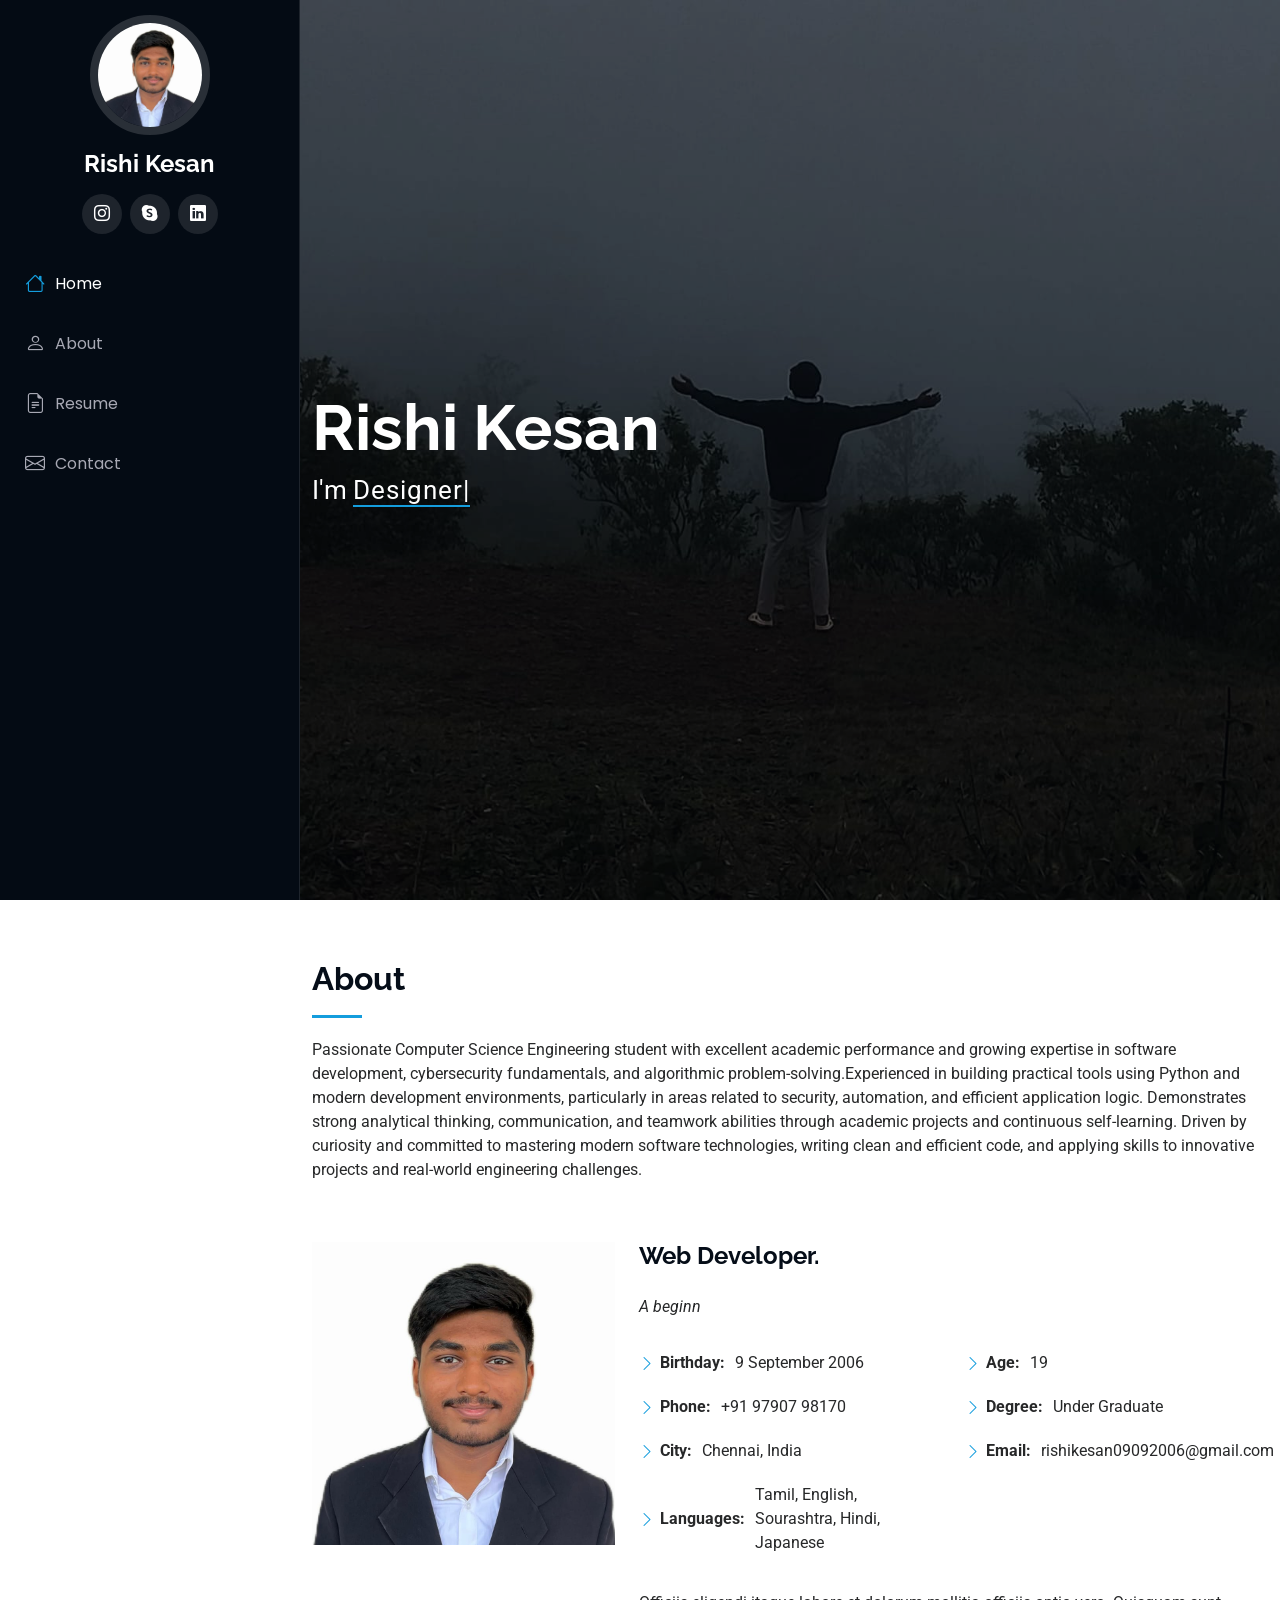
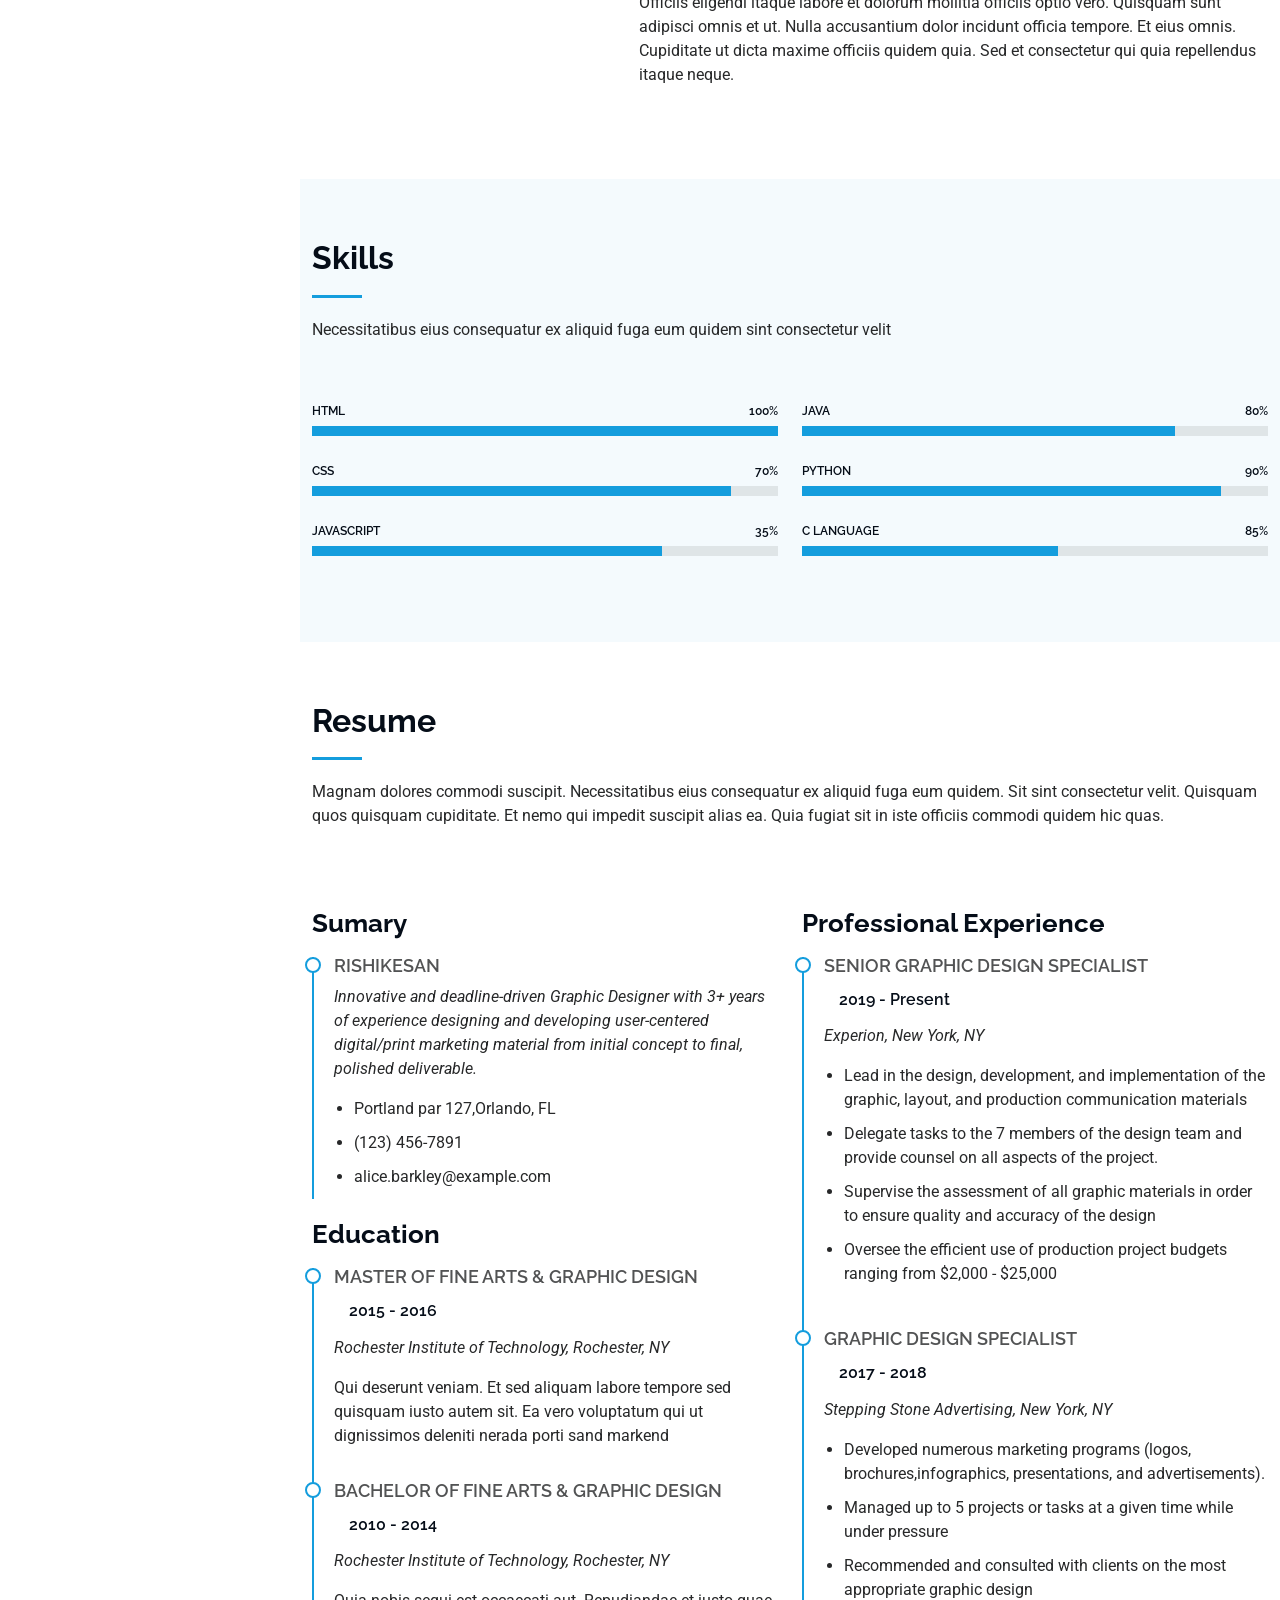
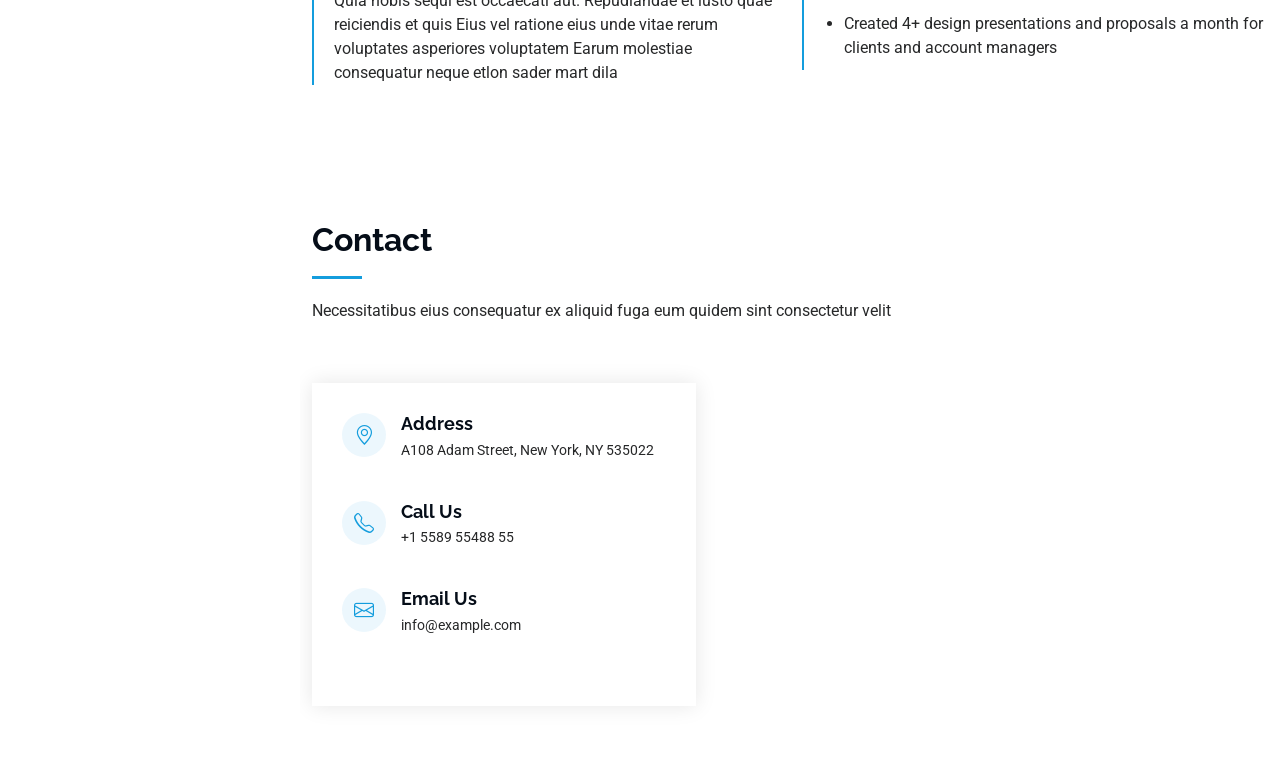
<file: index.html>
<!DOCTYPE html>
<html lang="en">

<head>
  <meta charset="utf-8">
  <meta content="width=device-width, initial-scale=1.0" name="viewport">
  <title>PORTFOLIO</title>
  <meta content="" name="description">
  <meta content="" name="keywords">

  <!-- Favicons -->
  <link href="assets/img/favicon.png" rel="icon">
  <link href="assets/img/apple-touch-icon.png" rel="apple-touch-icon">

  <!-- Fonts -->
  <link href="https://fonts.googleapis.com" rel="preconnect">
  <link href="https://fonts.gstatic.com" rel="preconnect" crossorigin>
  <link href="https://fonts.googleapis.com/css2?family=Roboto:ital,wght@0,100;0,300;0,400;0,500;0,700;0,900;1,100;1,300;1,400;1,500;1,700;1,900&family=Poppins:ital,wght@0,100;0,200;0,300;0,400;0,500;0,600;0,700;0,800;0,900;1,100;1,200;1,300;1,400;1,500;1,600;1,700;1,800;1,900&family=Raleway:ital,wght@0,100;0,200;0,300;0,400;0,500;0,600;0,700;0,800;0,900;1,100;1,200;1,300;1,400;1,500;1,600;1,700;1,800;1,900&display=swap" rel="stylesheet">

  <!-- Vendor CSS Files -->
  <link href="assets/vendor/bootstrap/css/bootstrap.min.css" rel="stylesheet">
  <link href="assets/vendor/bootstrap-icons/bootstrap-icons.css" rel="stylesheet">
  <link href="assets/vendor/aos/aos.css" rel="stylesheet">
  <link href="assets/vendor/glightbox/css/glightbox.min.css" rel="stylesheet">
  <link href="assets/vendor/swiper/swiper-bundle.min.css" rel="stylesheet">

  <!-- Main CSS File -->
  <link href="assets/css/main.css" rel="stylesheet">
</head>

<body class="index-page">

  <header id="header" class="header dark-background d-flex flex-column">
    <i class="header-toggle d-xl-none bi bi-list"></i>

    <div class="profile-img">
      <img src="assets/img/my-profile-img.jpg" alt="" class="img-fluid rounded-circle">
    </div>

    <a href="index.html" class="logo d-flex align-items-center justify-content-center">
      <!-- Uncomment the line below if you also wish to use an image logo -->
      <!-- <img src="assets/img/logo.png" alt=""> -->
      <h1 class="sitename">Rishi Kesan</h1>
    </a>

    <div class="social-links text-center">
      <a href="#" class="instagram" ><i class="bi bi-instagram"></i></a>
      <a href="#" class="google-plus"><i class="bi bi-skype"></i></a>
      <a href="#" class="linkedin"><i class="bi bi-linkedin"></i></a>
    </div>

    <nav id="navmenu" class="navmenu">
      <ul>
        <li><a href="#hero" class="active"><i class="bi bi-house navicon"></i>Home</a></li>
        <li><a href="#about"><i class="bi bi-person navicon"></i> About</a></li>
        <li><a href="#resume"><i class="bi bi-file-earmark-text navicon"></i> Resume</a></li>
        <li><a href="#contact"><i class="bi bi-envelope navicon"></i> Contact</a></li>
      </ul>
    </nav>

  </header>

  <main class="main">

    <!-- Hero Section -->
    <section id="hero" class="hero section dark-background">

      <img src="assets/img/hero-bg.jpeg" alt="" data-aos="fade-in" class="">

      <div class="container" data-aos="fade-up" data-aos-delay="100">
        <h2>Rishi Kesan</h2>
        <p>I'm <span class="typed" data-typed-items="Designer, Developer, Freelancer">Designer</span><span class="typed-cursor typed-cursor--blink" aria-hidden="true"></span><span class="typed-cursor typed-cursor--blink" aria-hidden="true"></span></p>
      </div>

    </section><!-- /Hero Section -->

    <!-- About Section -->
    <section id="about" class="about section">

      <!-- Section Title -->
      <div class="container section-title" data-aos="fade-up">
        <h2>About</h2>
        <p>Passionate Computer Science Engineering student with excellent academic performance and growing expertise in software development, cybersecurity fundamentals, and algorithmic problem-solving.Experienced in building practical tools using Python and modern development environments, particularly in areas related to security, automation, and efficient application logic. Demonstrates strong analytical thinking, communication, and teamwork abilities through academic projects and continuous self-learning. Driven by curiosity and committed to mastering modern software technologies, writing clean and efficient code, and applying skills to innovative projects and real-world engineering challenges.</p>
      </div><!-- End Section Title -->

      <div class="container" data-aos="fade-up" data-aos-delay="100">

        <div class="row gy-4 justify-content-center">
          <div class="col-lg-4">
            <img src="assets/img/my-profile-img.jpg" class="img-fluid" alt="">
          </div>
          <div class="col-lg-8 content">
            <h2>Web Developer.</h2>
            <p class="fst-italic py-3">
              A beginn
            </p>
            <div class="row">
              <div class="col-lg-6">
                <ul>
                  <li><i class="bi bi-chevron-right"></i> <strong>Birthday:</strong> <span>9 September 2006</span></li>
                  
                  <li><i class="bi bi-chevron-right"></i> <strong>Phone:</strong> <span>+91 97907 98170</span></li>
                  <li><i class="bi bi-chevron-right"></i> <strong>City:</strong> <span>Chennai, India</span></li>
                  <li><i class="bi bi-chevron-right"></i> <strong>Languages:</strong> <span>Tamil, English, Sourashtra, Hindi, Japanese</span></li>
                </ul>
              </div>
              <div class="col-lg-6">
                <ul>
                  <li><i class="bi bi-chevron-right"></i> <strong>Age:</strong> <span>19</span></li>
                  <li><i class="bi bi-chevron-right"></i> <strong>Degree:</strong> <span>Under Graduate</span></li>
                  <li><i class="bi bi-chevron-right"></i> <strong>Email:</strong> <span>rishikesan09092006@gmail.com</span></li>
                  
                </ul>
              </div>
            </div>
            <p class="py-3">
              Officiis eligendi itaque labore et dolorum mollitia officiis optio vero. Quisquam sunt adipisci omnis et ut. Nulla accusantium dolor incidunt officia tempore. Et eius omnis.
              Cupiditate ut dicta maxime officiis quidem quia. Sed et consectetur qui quia repellendus itaque neque.
            </p>
          </div>
        </div>

      </div>

    </section><!-- /About Section -->

    

    <!-- Skills Section -->
    <section id="skills" class="skills section light-background">

      <!-- Section Title -->
      <div class="container section-title" data-aos="fade-up">
        <h2>Skills</h2>
        <p>Necessitatibus eius consequatur ex aliquid fuga eum quidem sint consectetur velit</p>
      </div><!-- End Section Title -->

      <div class="container" data-aos="fade-up" data-aos-delay="100">

        <div class="row skills-content skills-animation">

          <div class="col-lg-6">

            <div class="progress">
              <span class="skill"><span>HTML</span> <i class="val">100%</i></span>
              <div class="progress-bar-wrap">
                <div class="progress-bar" role="progressbar" aria-valuenow="100" aria-valuemin="0" aria-valuemax="100"></div>
              </div>
            </div><!-- End Skills Item -->

            <div class="progress">
              <span class="skill"><span>CSS</span> <i class="val">70%</i></span>
              <div class="progress-bar-wrap">
                <div class="progress-bar" role="progressbar" aria-valuenow="90" aria-valuemin="0" aria-valuemax="100"></div>
              </div>
            </div><!-- End Skills Item -->

            <div class="progress">
              <span class="skill"><span>JavaScript</span> <i class="val">35%</i></span>
              <div class="progress-bar-wrap">
                <div class="progress-bar" role="progressbar" aria-valuenow="75" aria-valuemin="0" aria-valuemax="100"></div>
              </div>
            </div><!-- End Skills Item -->

          </div>

          <div class="col-lg-6">

            <div class="progress">
              <span class="skill"><span>JAVA</span> <i class="val">80%</i></span>
              <div class="progress-bar-wrap">
                <div class="progress-bar" role="progressbar" aria-valuenow="80" aria-valuemin="0" aria-valuemax="100"></div>
              </div>
            </div><!-- End Skills Item -->

            <div class="progress">
              <span class="skill"><span>Python</span> <i class="val">90%</i></span>
              <div class="progress-bar-wrap">
                <div class="progress-bar" role="progressbar" aria-valuenow="90" aria-valuemin="0" aria-valuemax="100"></div>
              </div>
            </div><!-- End Skills Item -->

            <div class="progress">
              <span class="skill"><span>C Language</span> <i class="val">85%</i></span>
              <div class="progress-bar-wrap">
                <div class="progress-bar" role="progressbar" aria-valuenow="55" aria-valuemin="0" aria-valuemax="100"></div>
              </div>
            </div><!-- End Skills Item -->

          </div>

        </div>

      </div>

    </section><!-- /Skills Section -->

    <!-- Resume Section -->
    <section id="resume" class="resume section">

      <!-- Section Title -->
      <div class="container section-title" data-aos="fade-up">
        <h2>Resume</h2>
        <p>Magnam dolores commodi suscipit. Necessitatibus eius consequatur ex aliquid fuga eum quidem. Sit sint consectetur velit. Quisquam quos quisquam cupiditate. Et nemo qui impedit suscipit alias ea. Quia fugiat sit in iste officiis commodi quidem hic quas.</p>
      </div><!-- End Section Title -->

      <div class="container">

        <div class="row">

          <div class="col-lg-6" data-aos="fade-up" data-aos-delay="100">
            <h3 class="resume-title">Sumary</h3>

            <div class="resume-item pb-0">
              <h4>Rishikesan</h4>
              <p><em>Innovative and deadline-driven Graphic Designer with 3+ years of experience designing and developing user-centered digital/print marketing material from initial concept to final, polished deliverable.</em></p>
              <ul>
                <li>Portland par 127,Orlando, FL</li>
                <li>(123) 456-7891</li>
                <li>alice.barkley@example.com</li>
              </ul>
            </div><!-- Edn Resume Item -->

            <h3 class="resume-title">Education</h3>
            <div class="resume-item">
              <h4>Master of Fine Arts &amp; Graphic Design</h4>
              <h5>2015 - 2016</h5>
              <p><em>Rochester Institute of Technology, Rochester, NY</em></p>
              <p>Qui deserunt veniam. Et sed aliquam labore tempore sed quisquam iusto autem sit. Ea vero voluptatum qui ut dignissimos deleniti nerada porti sand markend</p>
            </div><!-- Edn Resume Item -->

            <div class="resume-item">
              <h4>Bachelor of Fine Arts &amp; Graphic Design</h4>
              <h5>2010 - 2014</h5>
              <p><em>Rochester Institute of Technology, Rochester, NY</em></p>
              <p>Quia nobis sequi est occaecati aut. Repudiandae et iusto quae reiciendis et quis Eius vel ratione eius unde vitae rerum voluptates asperiores voluptatem Earum molestiae consequatur neque etlon sader mart dila</p>
            </div><!-- Edn Resume Item -->

          </div>

          <div class="col-lg-6" data-aos="fade-up" data-aos-delay="200">
            <h3 class="resume-title">Professional Experience</h3>
            <div class="resume-item">
              <h4>Senior graphic design specialist</h4>
              <h5>2019 - Present</h5>
              <p><em>Experion, New York, NY </em></p>
              <ul>
                <li>Lead in the design, development, and implementation of the graphic, layout, and production communication materials</li>
                <li>Delegate tasks to the 7 members of the design team and provide counsel on all aspects of the project. </li>
                <li>Supervise the assessment of all graphic materials in order to ensure quality and accuracy of the design</li>
                <li>Oversee the efficient use of production project budgets ranging from $2,000 - $25,000</li>
              </ul>
            </div><!-- Edn Resume Item -->

            <div class="resume-item">
              <h4>Graphic design specialist</h4>
              <h5>2017 - 2018</h5>
              <p><em>Stepping Stone Advertising, New York, NY</em></p>
              <ul>
                <li>Developed numerous marketing programs (logos, brochures,infographics, presentations, and advertisements).</li>
                <li>Managed up to 5 projects or tasks at a given time while under pressure</li>
                <li>Recommended and consulted with clients on the most appropriate graphic design</li>
                <li>Created 4+ design presentations and proposals a month for clients and account managers</li>
              </ul>
            </div><!-- Edn Resume Item -->

          </div>

        </div>

      </div>

    </section><!-- /Resume Section -->

    
    <!-- Contact Section -->
    <section id="contact" class="contact section">

      <!-- Section Title -->
      <div class="container section-title" data-aos="fade-up">
        <h2>Contact</h2>
        <p>Necessitatibus eius consequatur ex aliquid fuga eum quidem sint consectetur velit</p>
      </div><!-- End Section Title -->

      <div class="container" data-aos="fade-up" data-aos-delay="100">

        <div class="row gy-4">

          <div class="col-lg-5">

            <div class="info-wrap" >
              
              <div class="info-item d-flex" data-aos="fade-up" data-aos-delay="200">
                <i class="bi bi-geo-alt flex-shrink-0"></i>
                <div>
                  <h3>Address</h3>
                  <p>A108 Adam Street, New York, NY 535022</p>
                </div>
              </div><!-- End Info Item -->

              <div class="info-item d-flex" data-aos="fade-up" data-aos-delay="300">
                <i class="bi bi-telephone flex-shrink-0"></i>
                <div>
                  <h3>Call Us</h3>
                  <p>+1 5589 55488 55</p>
                </div>
              </div><!-- End Info Item -->

              <div class="info-item d-flex" data-aos="fade-up" data-aos-delay="400">
                <i class="bi bi-envelope flex-shrink-0"></i>
                <div>
                  <h3>Email Us</h3>
                  <p>info@example.com</p>
                </div>
              </div><!-- End Info Item -->
              
             
          </div>

          
        </div>

      </div>

    </section><!-- /Contact Section -->

  </main>

  

  <!-- Scroll Top -->
  <a href="#" id="scroll-top" class="scroll-top d-flex align-items-center justify-content-center"><i class="bi bi-arrow-up-short"></i></a>

  <!-- Preloader -->
  <div id="preloader"></div>

  <!-- Vendor JS Files -->
  <script src="assets/vendor/bootstrap/js/bootstrap.bundle.min.js"></script>
  <script src="assets/vendor/php-email-form/validate.js"></script>
  <script src="assets/vendor/aos/aos.js"></script>
  <script src="assets/vendor/typed.js/typed.umd.js"></script>
  <script src="assets/vendor/purecounter/purecounter_vanilla.js"></script>
  <script src="assets/vendor/waypoints/noframework.waypoints.js"></script>
  <script src="assets/vendor/glightbox/js/glightbox.min.js"></script>
  <script src="assets/vendor/imagesloaded/imagesloaded.pkgd.min.js"></script>
  <script src="assets/vendor/isotope-layout/isotope.pkgd.min.js"></script>
  <script src="assets/vendor/swiper/swiper-bundle.min.js"></script>

  <!-- Main JS File -->
  <script src="assets/js/main.js"></script>

</body>

</html>
</file>
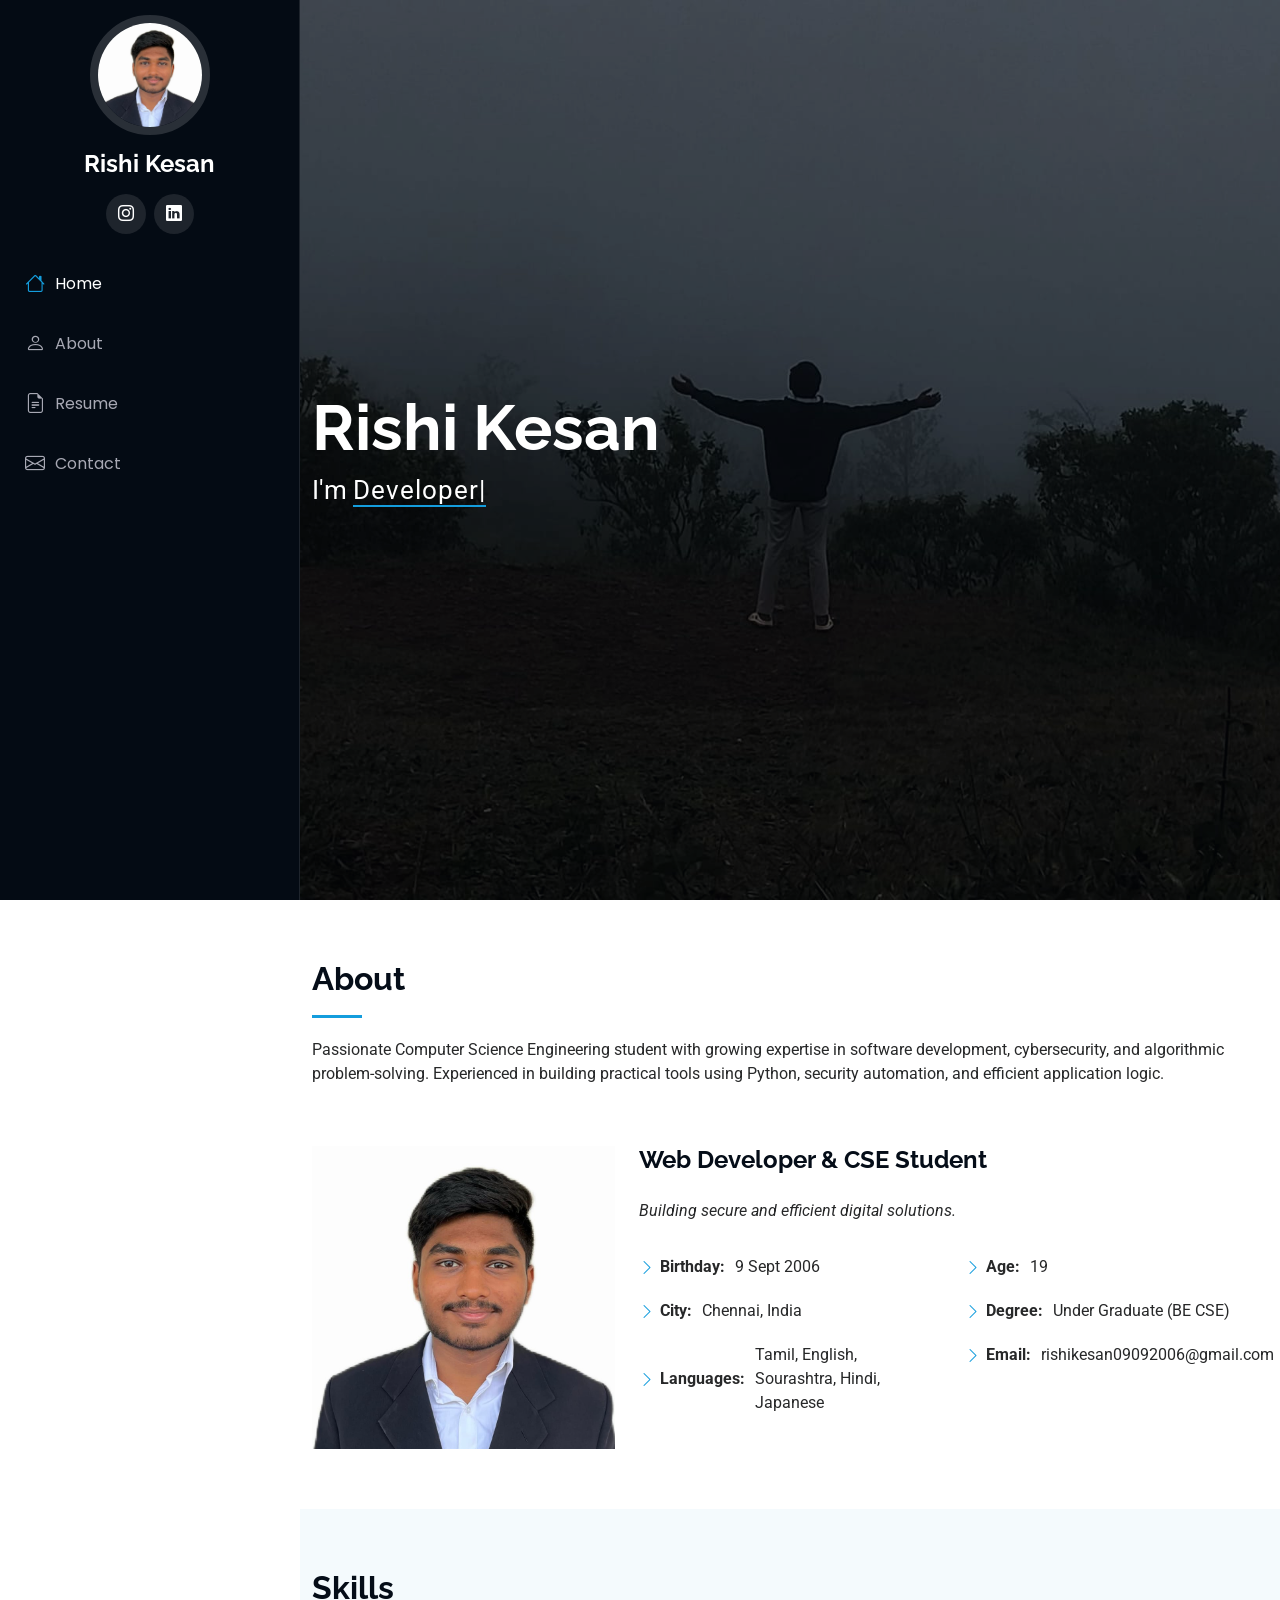
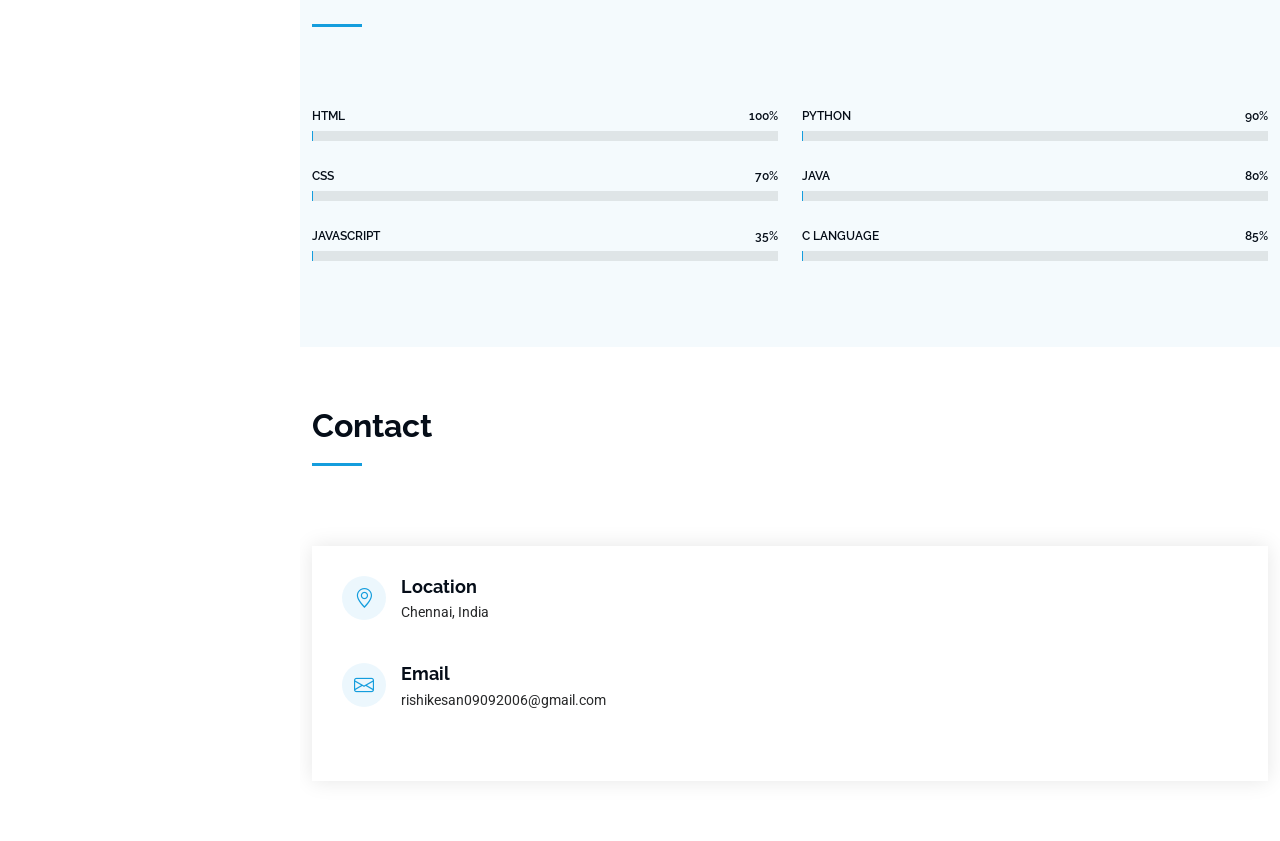
<file: index1.html>
<!DOCTYPE html>
<html lang="en">

<head>
  <meta charset="utf-8">
  <meta content="width=device-width, initial-scale=1.0" name="viewport">
  <title>Rishi Kesan | Portfolio</title>
  <meta content="Portfolio of Rishi Kesan, Computer Science Engineering student and Web Developer" name="description">

  <link href="assets/img/favicon.png" rel="icon">
  <link href="assets/img/apple-touch-icon.png" rel="apple-touch-icon">

  <link href="https://fonts.googleapis.com/css2?family=Roboto:wght@300;400;500;700&family=Poppins:wght@300;400;500;600;700&family=Raleway:wght@300;400;500;600;700&display=swap" rel="stylesheet">

  <link href="assets/vendor/bootstrap/css/bootstrap.min.css" rel="stylesheet">
  <link href="assets/vendor/bootstrap-icons/bootstrap-icons.css" rel="stylesheet">
  <link href="assets/vendor/aos/aos.css" rel="stylesheet">
  <link href="assets/vendor/glightbox/css/glightbox.min.css" rel="stylesheet">
  <link href="assets/vendor/swiper/swiper-bundle.min.css" rel="stylesheet">

  <link href="assets/css/main.css" rel="stylesheet">
</head>

<body class="index-page">

  <header id="header" class="header dark-background d-flex flex-column">
    <i class="header-toggle d-xl-none bi bi-list"></i>

    <div class="profile-img">
      <img src="assets/img/my-profile-img.jpg" alt="Rishi Kesan" class="img-fluid rounded-circle">
    </div>

    <a href="index.html" class="logo d-flex align-items-center justify-content-center">
      <h1 class="sitename">Rishi Kesan</h1>
    </a>

    <div class="social-links text-center">
      <a href="#" class="instagram"><i class="bi bi-instagram"></i></a>
      <a href="#" class="linkedin"><i class="bi bi-linkedin"></i></a>
    </div>

    <nav id="navmenu" class="navmenu">
      <ul>
        <li><a href="#hero" class="active"><i class="bi bi-house navicon"></i>Home</a></li>
        <li><a href="#about"><i class="bi bi-person navicon"></i> About</a></li>
        <li><a href="#resume"><i class="bi bi-file-earmark-text navicon"></i> Resume</a></li>
        <li><a href="#contact"><i class="bi bi-envelope navicon"></i> Contact</a></li>
      </ul>
    </nav>
  </header>

  <main class="main">

    <section id="hero" class="hero section dark-background">
      <img src="assets/img/hero-bg.jpeg" alt="" data-aos="fade-in">
      <div class="container" data-aos="fade-up" data-aos-delay="100">
        <h2>Rishi Kesan</h2>
        <p>I'm <span class="typed" data-typed-items="Developer, Designer, Engineering Student">Developer</span></p>
      </div>
    </section>

    <section id="about" class="about section">
      <div class="container section-title" data-aos="fade-up">
        <h2>About</h2>
        <p>Passionate Computer Science Engineering student with growing expertise in software development, cybersecurity, and algorithmic problem-solving. Experienced in building practical tools using Python, security automation, and efficient application logic.</p>
      </div>

      <div class="container" data-aos="fade-up" data-aos-delay="100">
        <div class="row gy-4 justify-content-center">
          <div class="col-lg-4">
            <img src="assets/img/my-profile-img.jpg" class="img-fluid" alt="Rishi Kesan Profile">
          </div>
          <div class="col-lg-8 content">
            <h2>Web Developer &amp; CSE Student</h2>
            <p class="fst-italic py-3">Building secure and efficient digital solutions.</p>
            <div class="row">
              <div class="col-lg-6">
                <ul>
                  <li><i class="bi bi-chevron-right"></i> <strong>Birthday:</strong> <span>9 Sept 2006</span></li>
                  <li><i class="bi bi-chevron-right"></i> <strong>City:</strong> <span>Chennai, India</span></li>
                  <li><i class="bi bi-chevron-right"></i> <strong>Languages:</strong> <span>Tamil, English, Sourashtra, Hindi, Japanese</span></li>
                </ul>
              </div>
              <div class="col-lg-6">
                <ul>
                  <li><i class="bi bi-chevron-right"></i> <strong>Age:</strong> <span>19</span></li>
                  <li><i class="bi bi-chevron-right"></i> <strong>Degree:</strong> <span>Under Graduate (BE CSE)</span></li>
                  <li><i class="bi bi-chevron-right"></i> <strong>Email:</strong> <span>rishikesan09092006@gmail.com</span></li>
                </ul>
              </div>
            </div>
          </div>
        </div>
      </div>
    </section>

    <section id="skills" class="skills section light-background">
      <div class="container section-title" data-aos="fade-up">
        <h2>Skills</h2>
      </div>
      <div class="container" data-aos="fade-up" data-aos-delay="100">
        <div class="row skills-content">
          <div class="col-lg-6">
            <div class="progress"><span class="skill">HTML <i class="val">100%</i></span><div class="progress-bar-wrap"><div class="progress-bar" role="progressbar" aria-valuenow="100" aria-valuemin="0" aria-valuemax="100"></div></div></div>
            <div class="progress"><span class="skill">CSS <i class="val">70%</i></span><div class="progress-bar-wrap"><div class="progress-bar" role="progressbar" aria-valuenow="70" aria-valuemin="0" aria-valuemax="100"></div></div></div>
            <div class="progress"><span class="skill">JavaScript <i class="val">35%</i></span><div class="progress-bar-wrap"><div class="progress-bar" role="progressbar" aria-valuenow="35" aria-valuemin="0" aria-valuemax="100"></div></div></div>
          </div>
          <div class="col-lg-6">
            <div class="progress"><span class="skill">Python <i class="val">90%</i></span><div class="progress-bar-wrap"><div class="progress-bar" role="progressbar" aria-valuenow="90" aria-valuemin="0" aria-valuemax="100"></div></div></div>
            <div class="progress"><span class="skill">Java <i class="val">80%</i></span><div class="progress-bar-wrap"><div class="progress-bar" role="progressbar" aria-valuenow="80" aria-valuemin="0" aria-valuemax="100"></div></div></div>
            <div class="progress"><span class="skill">C Language <i class="val">85%</i></span><div class="progress-bar-wrap"><div class="progress-bar" role="progressbar" aria-valuenow="85" aria-valuemin="0" aria-valuemax="100"></div></div></div>
          </div>
        </div>
      </div>
    </section>

    <section id="contact" class="contact section">
      <div class="container section-title" data-aos="fade-up">
        <h2>Contact</h2>
      </div>
      <div class="container" data-aos="fade-up" data-aos-delay="100">
        <div class="row gy-4">
          <div class="col-lg-12">
            <div class="info-wrap">
              <div class="info-item d-flex" data-aos="fade-up" data-aos-delay="200">
                <i class="bi bi-geo-alt flex-shrink-0"></i>
                <div><h3>Location</h3><p>Chennai, India</p></div>
              </div>
              <div class="info-item d-flex" data-aos="fade-up" data-aos-delay="300">
                <i class="bi bi-envelope flex-shrink-0"></i>
                <div><h3>Email</h3><p>rishikesan09092006@gmail.com</p></div>
              </div>
            </div>
          </div>
        </div>
      </div>
    </section>

  </main>

  <a href="#" id="scroll-top" class="scroll-top d-flex align-items-center justify-content-center"><i class="bi bi-arrow-up-short"></i></a>
  <div id="preloader"></div>

  <script src="assets/vendor/bootstrap/js/bootstrap.bundle.min.js"></script>
  <script src="assets/vendor/aos/aos.js"></script>
  <script src="assets/vendor/typed.js/typed.umd.js"></script>
  <script src="assets/vendor/glightbox/js/glightbox.min.js"></script>
  <script src="assets/vendor/swiper/swiper-bundle.min.js"></script>

  <script src="assets/js/main.js"></script>

</body>
</html>
</file>
<file: assets/css/main.css>
/**
* Template Name: iPortfolio
* Template URL: https://bootstrapmade.com/iportfolio-bootstrap-portfolio-websites-template/
* Updated: Jun 29 2024 with Bootstrap v5.3.3
* Author: BootstrapMade.com
* License: https://bootstrapmade.com/license/
*/

/*--------------------------------------------------------------
# Font & Color Variables
# Help: https://bootstrapmade.com/color-system/
--------------------------------------------------------------*/
/* Fonts */
:root {
  --default-font: "Roboto",  system-ui, -apple-system, "Segoe UI", Roboto, "Helvetica Neue", Arial, "Noto Sans", "Liberation Sans", sans-serif, "Apple Color Emoji", "Segoe UI Emoji", "Segoe UI Symbol", "Noto Color Emoji";
  --heading-font: "Raleway",  sans-serif;
  --nav-font: "Poppins",  sans-serif;
}

/* Global Colors - The following color variables are used throughout the website. Updating them here will change the color scheme of the entire website */
:root { 
  --background-color: #ffffff; /* Background color for the entire website, including individual sections */
  --default-color: #272829; /* Default color used for the majority of the text content across the entire website */
  --heading-color: #050d18; /* Color for headings, subheadings and title throughout the website */
  --accent-color: #149ddd; /* Accent color that represents your brand on the website. It's used for buttons, links, and other elements that need to stand out */
  --surface-color: #ffffff; /* The surface color is used as a background of boxed elements within sections, such as cards, icon boxes, or other elements that require a visual separation from the global background. */
  --contrast-color: #ffffff; /* Contrast color for text, ensuring readability against backgrounds of accent, heading, or default colors. */
}

/* Nav Menu Colors - The following color variables are used specifically for the navigation menu. They are separate from the global colors to allow for more customization options */
:root {
  --nav-color: #a8a9b4;  /* The default color of the main navmenu links */
  --nav-hover-color: #ffffff; /* Applied to main navmenu links when they are hovered over or active */
  --nav-mobile-background-color: #040b14; /* Used as the background color for mobile navigation menu */
  --nav-dropdown-background-color: #040b14; /* Used as the background color for dropdown items that appear when hovering over primary navigation items */
  --nav-dropdown-color: #a8a9b4; /* Used for navigation links of the dropdown items in the navigation menu. */
  --nav-dropdown-hover-color: #ffffff; /* Similar to --nav-hover-color, this color is applied to dropdown navigation links when they are hovered over. */
}

/* Color Presets - These classes override global colors when applied to any section or element, providing reuse of the sam color scheme. */

.light-background {
  --background-color: #f4fafd;
  --surface-color: #ffffff;
}

.dark-background {
  --background-color: #040b14;
  --default-color: #ffffff;
  --heading-color: #ffffff;
  --surface-color: #151f2b;
  --contrast-color: #ffffff;
}

/* Smooth scroll */
:root {
  scroll-behavior: smooth;
}

/*--------------------------------------------------------------
# General Styling & Shared Classes
--------------------------------------------------------------*/
body {
  color: var(--default-color);
  background-color: var(--background-color);
  font-family: var(--default-font);
}

a {
  color: var(--accent-color);
  text-decoration: none;
  transition: 0.3s;
}

a:hover {
  color: color-mix(in srgb, var(--accent-color), transparent 25%);
  text-decoration: none;
}

h1,
h2,
h3,
h4,
h5,
h6 {
  color: var(--heading-color);
  font-family: var(--heading-font);
}

/* PHP Email Form Messages
------------------------------*/
.php-email-form .error-message {
  display: none;
  background: #df1529;
  color: #ffffff;
  text-align: left;
  padding: 15px;
  margin-bottom: 24px;
  font-weight: 600;
}

.php-email-form .sent-message {
  display: none;
  color: #ffffff;
  background: #059652;
  text-align: center;
  padding: 15px;
  margin-bottom: 24px;
  font-weight: 610;
}

.php-email-form .loading {
  display: none;
  background: var(--surface-color);
  text-align: center;
  padding: 15px;
  margin-bottom: 24px;
}

.php-email-form .loading:before {
  content: "";
  display: inline-block;
  border-radius: 50%;
  width: 24px;
  height: 24px;
  margin: 0 10px -6px 0;
  border: 3px solid var(--accent-color);
  border-top-color: var(--surface-color);
  animation: php-email-form-loading 1s linear infinite;
}

@keyframes php-email-form-loading {
  0% {
    transform: rotate(0deg);
  }

  100% {
    transform: rotate(360deg);
  }
}

/*--------------------------------------------------------------
# Global Header
--------------------------------------------------------------*/
.header {
  color: var(--default-color);
  background-color: var(--background-color);
  position: fixed;
  top: 0;
  left: 0;
  bottom: 0;
  padding: 0 15px;
  width: 300px;
  transition: all ease-in-out 0.3s;
  overflow-y: auto;
  z-index: 997;
  border-right: 1px solid color-mix(in srgb, var(--default-color), transparent 90%);
}

.header .profile-img img {
  margin: 15px auto;
  display: block;
  width: 120px;
  border: 8px solid color-mix(in srgb, var(--default-color), transparent 85%);
}

.header .logo {
  line-height: 1;
  margin-bottom: 15px;
}

.header .logo img {
  max-height: 32px;
  margin-right: 8px;
}

.header .logo h1 {
  font-size: 24px;
  margin: 0;
  font-weight: 700;
  color: var(--heading-color);
}

.header .social-links {
  margin: 0 0 20px 0;
}

.header .social-links a {
  font-size: 16px;
  display: inline-flex;
  align-items: center;
  justify-content: center;
  background: color-mix(in srgb, var(--default-color), transparent 90%);
  color: var(--default-color);
  margin: 0 2px;
  border-radius: 50%;
  text-align: center;
  width: 40px;
  height: 40px;
  transition: 0.3s;
}

.header .social-links a:hover {
  color: var(--contrast-color);
  background: var(--accent-color);
}

@media (min-width: 1200px) {

  .header~main,
  .header~#footer {
    margin-left: 300px;
  }
}

@media (max-width: 1199px) {
  .header {
    left: -100%;
  }
}

.header.header-show {
  left: 0;
}

.header .header-toggle {
  color: var(--contrast-color);
  background-color: var(--accent-color);
  font-size: 22px;
  display: flex;
  align-items: center;
  justify-content: center;
  width: 40px;
  height: 40px;
  border-radius: 50%;
  cursor: pointer;
  position: fixed;
  top: 15px;
  right: 15px;
  z-index: 9999;
  transition: background-color 0.3s;
}

.header .header-toggle:hover {
  color: var(--contrast-color);
  background-color: color-mix(in srgb, var(--accent-color) 90%, white 15%);
}

/*--------------------------------------------------------------
# Navigation Menu
--------------------------------------------------------------*/
.mobile-nav-toggle {
  display: none;
}

.navmenu {
  padding: 0;
  z-index: 9997;
}

.navmenu ul {
  list-style: none;
  padding: 0 0 20px 0;
  margin: 0;
}

.navmenu a,
.navmenu a:focus {
  color: var(--nav-color);
  padding: 15px 10px;
  font-family: var(--nav-font);
  font-size: 16px;
  font-weight: 400;
  display: flex;
  align-items: center;
  white-space: nowrap;
  transition: 0.3s;
  width: 100%;
}

.navmenu a .navicon,
.navmenu a:focus .navicon {
  font-size: 20px;
  margin-right: 10px;
}

.navmenu a .toggle-dropdown,
.navmenu a:focus .toggle-dropdown {
  font-size: 12px;
  line-height: 0;
  margin-left: auto;
  width: 30px;
  height: 30px;
  display: flex;
  align-items: center;
  justify-content: center;
  border-radius: 50%;
  transition: 0.3s;
  flex-shrink: 0;
  background-color: color-mix(in srgb, var(--accent-color), transparent 90%);
}

.navmenu a .toggle-dropdown:hover,
.navmenu a:focus .toggle-dropdown:hover {
  background-color: var(--accent-color);
  color: var(--contrast-color);
}

.navmenu a:hover,
.navmenu .active,
.navmenu .active:focus {
  color: var(--nav-hover-color);
}

.navmenu a:hover .navicon,
.navmenu .active .navicon,
.navmenu .active:focus .navicon {
  color: var(--accent-color);
}

.navmenu .active .toggle-dropdown,
.navmenu .active:focus .toggle-dropdown {
  background-color: var(--accent-color);
  color: var(--contrast-color);
  transform: rotate(180deg);
}

.navmenu .dropdown {
  display: block;
}

.navmenu .dropdown a,
.navmenu .dropdown a:focus {
  color: --nav-dropdown-color;
}

.navmenu .dropdown a:hover,
.navmenu .dropdown .active,
.navmenu .dropdown .active:focus {
  color: var(--nav-dropdown-hover-color);
}

.navmenu .dropdown ul {
  position: static;
  display: none;
  z-index: 99;
  padding: 5px 10px;
  margin: 5px 10px;
  background-color: var(--nav-dropdown-background-color);
  border: 1px solid color-mix(in srgb, var(--default-color), transparent 90%);
  box-shadow: none;
  transition: all 0.5s ease-in-out;
}

.navmenu .dropdown ul ul {
  background-color: rgba(33, 37, 41, 0.1);
}

.navmenu .dropdown>.dropdown-active {
  display: block;
  background-color: rgba(33, 37, 41, 0.03);
}

/*--------------------------------------------------------------
# Global Footer
--------------------------------------------------------------*/
.footer {
  color: var(--default-color);
  background-color: var(--background-color);
  font-size: 14px;
  padding: 40px 0;
  position: relative;
  border-top: 1px solid color-mix(in srgb, var(--default-color), transparent 90%);
}

.footer .copyright p {
  margin-bottom: 0;
}

.footer .credits {
  margin-top: 4px;
  font-size: 13px;
  text-align: center;
}

/*--------------------------------------------------------------
# Preloader
--------------------------------------------------------------*/
#preloader {
  position: fixed;
  inset: 0;
  z-index: 999999;
  overflow: hidden;
  background: var(--background-color);
  transition: all 0.6s ease-out;
}

#preloader:before {
  content: "";
  position: fixed;
  top: calc(50% - 30px);
  left: calc(50% - 30px);
  border: 6px solid #ffffff;
  border-color: var(--accent-color) transparent var(--accent-color) transparent;
  border-radius: 50%;
  width: 60px;
  height: 60px;
  animation: animate-preloader 1.5s linear infinite;
}

@keyframes animate-preloader {
  0% {
    transform: rotate(0deg);
  }

  100% {
    transform: rotate(360deg);
  }
}

/*--------------------------------------------------------------
# Scroll Top Button
--------------------------------------------------------------*/
.scroll-top {
  position: fixed;
  visibility: hidden;
  opacity: 0;
  right: 15px;
  bottom: -15px;
  z-index: 99999;
  background-color: var(--accent-color);
  width: 44px;
  height: 44px;
  border-radius: 50px;
  transition: all 0.4s;
}

.scroll-top i {
  font-size: 24px;
  color: var(--contrast-color);
  line-height: 0;
}

.scroll-top:hover {
  background-color: color-mix(in srgb, var(--accent-color), transparent 20%);
  color: var(--contrast-color);
}

.scroll-top.active {
  visibility: visible;
  opacity: 1;
  bottom: 15px;
}

/*--------------------------------------------------------------
# Disable aos animation delay on mobile devices
--------------------------------------------------------------*/
@media screen and (max-width: 768px) {
  [data-aos-delay] {
    transition-delay: 0 !important;
  }
}

/*--------------------------------------------------------------
# Global Page Titles & Breadcrumbs
--------------------------------------------------------------*/
.page-title {
  color: var(--default-color);
  background-color: var(--background-color);
  padding: 25px 0;
  position: relative;
}

.page-title h1 {
  font-size: 24px;
  font-weight: 700;
}

.page-title .breadcrumbs ol {
  display: flex;
  flex-wrap: wrap;
  list-style: none;
  padding: 0;
  margin: 0;
  font-size: 14px;
  font-weight: 400;
}

.page-title .breadcrumbs ol li+li {
  padding-left: 10px;
}

.page-title .breadcrumbs ol li+li::before {
  content: "/";
  display: inline-block;
  padding-right: 10px;
  color: color-mix(in srgb, var(--default-color), transparent 70%);
}

/*--------------------------------------------------------------
# Global Sections
--------------------------------------------------------------*/
section,
.section {
  color: var(--default-color);
  background-color: var(--background-color);
  padding: 60px 0;
  overflow: clip;
}

/*--------------------------------------------------------------
# Global Section Titles
--------------------------------------------------------------*/
.section-title {
  padding-bottom: 60px;
  position: relative;
}

.section-title h2 {
  font-size: 32px;
  font-weight: 700;
  margin-bottom: 20px;
  padding-bottom: 20px;
  position: relative;
}

.section-title h2:after {
  content: "";
  position: absolute;
  display: block;
  width: 50px;
  height: 3px;
  background: var(--accent-color);
  left: 0;
  bottom: 0;
}

.section-title p {
  margin-bottom: 0;
}

/*--------------------------------------------------------------
# Hero Section
--------------------------------------------------------------*/
.hero {
  width: 100%;
  min-height: 100vh;
  position: relative;
  padding: 80px 0;
  display: flex;
  align-items: center;
  justify-content: center;
}

.hero img {
  position: absolute;
  inset: 0;
  display: block;
  width: 100%;
  height: 100%;
  object-fit: cover;
  z-index: 1;
}

.hero:before {
  content: "";
  background: color-mix(in srgb, var(--background-color), transparent 70%);
  position: absolute;
  inset: 0;
  z-index: 2;
}

.hero .container {
  position: relative;
  z-index: 3;
}

.hero h2 {
  margin: 0;
  font-size: 64px;
  font-weight: 700;
}

.hero p {
  margin: 5px 0 0 0;
  font-size: 26px;
}

.hero p span {
  letter-spacing: 1px;
  border-bottom: 2px solid var(--accent-color);
}

.hero .social-links {
  margin-top: 25px;
}

.hero .social-links a {
  font-size: 24px;
  display: inline-block;
  color: color-mix(in srgb, var(--default-color), transparent 50%);
  line-height: 1;
  margin-right: 20px;
  transition: 0.3s;
}

.hero .social-links a:hover {
  color: var(--accent-color);
}

@media (max-width: 768px) {
  .hero h2 {
    font-size: 32px;
  }

  .hero p {
    font-size: 20px;
  }
}

/*--------------------------------------------------------------
# About Section
--------------------------------------------------------------*/
.about .content h2 {
  font-weight: 700;
  font-size: 24px;
}

.about .content ul {
  list-style: none;
  padding: 0;
}

.about .content ul li {
  margin-bottom: 20px;
  display: flex;
  align-items: center;
}

.about .content ul strong {
  margin-right: 10px;
}

.about .content ul i {
  font-size: 16px;
  margin-right: 5px;
  color: var(--accent-color);
  line-height: 0;
}

/*--------------------------------------------------------------
# Stats Section
--------------------------------------------------------------*/
.stats .stats-item {
  padding: 30px;
  width: 100%;
}

.stats .stats-item i {
  color: var(--accent-color);
  display: block;
  font-size: 44px;
  float: left;
  line-height: 0;
}

.stats .stats-item .purecounter {
  color: var(--heading-color);
  font-size: 48px;
  line-height: 40px;
  display: block;
  font-weight: 700;
  margin-left: 60px;
}

.stats .stats-item p {
  color: color-mix(in srgb, var(--default-color), transparent 40%);
  padding: 15px 0 0 0;
  margin: 0 0 0 60px;
  font-family: var(--heading-font);
  font-size: 14px;
}

/*--------------------------------------------------------------
# Skills Section
--------------------------------------------------------------*/
.skills .progress {
  height: 60px;
  display: block;
  background: none;
  border-radius: 0;
}

.skills .progress .skill {
  color: var(--heading-color);
  padding: 0;
  margin: 0 0 6px 0;
  text-transform: uppercase;
  display: block;
  font-weight: 600;
  font-family: var(--heading-font);
}

.skills .progress .skill .val {
  float: right;
  font-style: normal;
}

.skills .progress-bar-wrap {
  background: color-mix(in srgb, var(--default-color), transparent 90%);
  height: 10px;
}

.skills .progress-bar {
  width: 1px;
  height: 10px;
  transition: 0.9s;
  background-color: var(--accent-color);
}

/*--------------------------------------------------------------
# Resume Section
--------------------------------------------------------------*/
.resume .resume-title {
  color: var(--heading-color);
  font-size: 26px;
  font-weight: 700;
  margin-top: 20px;
  margin-bottom: 20px;
}

.resume .resume-item {
  padding: 0 0 20px 20px;
  margin-top: -2px;
  border-left: 2px solid var(--accent-color);
  position: relative;
}

.resume .resume-item h4 {
  line-height: 18px;
  font-size: 18px;
  font-weight: 600;
  text-transform: uppercase;
  color: color-mix(in srgb, var(--default-color), transparent 20%);
  margin-bottom: 10px;
}

.resume .resume-item h5 {
  font-size: 16px;
  padding: 5px 15px;
  display: inline-block;
  font-weight: 600;
  margin-bottom: 10px;
}

.resume .resume-item ul {
  padding-left: 20px;
}

.resume .resume-item ul li {
  padding-bottom: 10px;
}

.resume .resume-item:last-child {
  padding-bottom: 0;
}

.resume .resume-item::before {
  content: "";
  position: absolute;
  width: 16px;
  height: 16px;
  border-radius: 50px;
  left: -9px;
  top: 0;
  background: var(--background-color);
  border: 2px solid var(--accent-color);
}

/*--------------------------------------------------------------
# Portfolio Section
--------------------------------------------------------------*/
.portfolio .portfolio-filters {
  padding: 0;
  margin: 0 auto 20px auto;
  list-style: none;
  text-align: center;
}

.portfolio .portfolio-filters li {
  cursor: pointer;
  display: inline-block;
  padding: 0;
  font-size: 14px;
  font-weight: 400;
  margin: 0 10px;
  line-height: 1;
  text-transform: uppercase;
  margin-bottom: 10px;
  transition: all 0.3s ease-in-out;
}

.portfolio .portfolio-filters li:hover,
.portfolio .portfolio-filters li.filter-active {
  color: var(--accent-color);
}

.portfolio .portfolio-filters li:first-child {
  margin-left: 0;
}

.portfolio .portfolio-filters li:last-child {
  margin-right: 0;
}

@media (max-width: 575px) {
  .portfolio .portfolio-filters li {
    font-size: 14px;
    margin: 0 5px;
  }
}

.portfolio .portfolio-content {
  position: relative;
  overflow: hidden;
}

.portfolio .portfolio-content img {
  transition: 0.3s;
}

.portfolio .portfolio-content .portfolio-info {
  opacity: 0;
  position: absolute;
  inset: 0;
  z-index: 3;
  transition: all ease-in-out 0.3s;
  background: rgba(0, 0, 0, 0.6);
  padding: 15px;
}

.portfolio .portfolio-content .portfolio-info h4 {
  font-size: 14px;
  padding: 5px 10px;
  font-weight: 400;
  color: #ffffff;
  display: inline-block;
  background-color: var(--accent-color);
}

.portfolio .portfolio-content .portfolio-info p {
  position: absolute;
  bottom: 10px;
  text-align: center;
  display: inline-block;
  left: 0;
  right: 0;
  font-size: 16px;
  font-weight: 600;
  color: rgba(255, 255, 255, 0.8);
}

.portfolio .portfolio-content .portfolio-info .preview-link,
.portfolio .portfolio-content .portfolio-info .details-link {
  position: absolute;
  left: calc(50% - 40px);
  font-size: 26px;
  top: calc(50% - 14px);
  color: #fff;
  transition: 0.3s;
  line-height: 1.2;
}

.portfolio .portfolio-content .portfolio-info .preview-link:hover,
.portfolio .portfolio-content .portfolio-info .details-link:hover {
  color: var(--accent-color);
}

.portfolio .portfolio-content .portfolio-info .details-link {
  left: 50%;
  font-size: 34px;
  line-height: 0;
}

.portfolio .portfolio-content:hover .portfolio-info {
  opacity: 1;
}

.portfolio .portfolio-content:hover img {
  transform: scale(1.1);
}

/*--------------------------------------------------------------
# Services Section
--------------------------------------------------------------*/
.services .service-item {
  position: relative;
}

.services .service-item .icon {
  background: var(--accent-color);
  display: flex;
  align-items: center;
  justify-content: center;
  width: 54px;
  height: 54px;
  border-radius: 50%;
  transition: 0.5s;
  border: 1px solid var(--accent-color);
  margin-right: 20px;
}

.services .service-item .icon i {
  color: var(--contrast-color);
  font-size: 24px;
  line-height: 0;
}

.services .service-item:hover .icon {
  background: var(--surface-color);
}

.services .service-item:hover .icon i {
  color: var(--accent-color);
}

.services .service-item .title {
  font-weight: 700;
  margin-bottom: 15px;
  font-size: 18px;
}

.services .service-item .title a {
  color: var(--heading-color);
}

.services .service-item .title a:hover {
  color: var(--accent-color);
}

.services .service-item .description {
  line-height: 24px;
  font-size: 14px;
}

/*--------------------------------------------------------------
# Testimonials Section
--------------------------------------------------------------*/
.testimonials .testimonials-carousel,
.testimonials .testimonials-slider {
  overflow: hidden;
}

.testimonials .testimonial-item {
  box-sizing: content-box;
  text-align: center;
  min-height: 320px;
}

.testimonials .testimonial-item .testimonial-img {
  width: 90px;
  border-radius: 50%;
  margin: 0 auto;
}

.testimonials .testimonial-item h3 {
  font-size: 18px;
  font-weight: bold;
  margin: 10px 0 5px 0;
}

.testimonials .testimonial-item h4 {
  font-size: 14px;
  color: color-mix(in srgb, var(--default-color), transparent 20%);
  margin: 0;
}

.testimonials .testimonial-item .quote-icon-left,
.testimonials .testimonial-item .quote-icon-right {
  color: color-mix(in srgb, var(--accent-color), transparent 40%);
  font-size: 26px;
  line-height: 0;
}

.testimonials .testimonial-item .quote-icon-left {
  display: inline-block;
  left: -5px;
  position: relative;
}

.testimonials .testimonial-item .quote-icon-right {
  display: inline-block;
  right: -5px;
  position: relative;
  top: 10px;
  transform: scale(-1, -1);
}

.testimonials .testimonial-item p {
  font-style: italic;
  margin: 0 15px 15px 15px;
  padding: 20px;
  background-color: var(--surface-color);
  position: relative;
  margin-bottom: 35px;
  border-radius: 6px;
  box-shadow: 0px 2px 15px rgba(0, 0, 0, 0.1);
}

.testimonials .testimonial-item p::after {
  content: "";
  width: 0;
  height: 0;
  border-top: 20px solid var(--surface-color);
  border-right: 20px solid transparent;
  border-left: 20px solid transparent;
  position: absolute;
  bottom: -20px;
  left: calc(50% - 20px);
}

.testimonials .swiper-wrapper {
  height: auto;
}

.testimonials .swiper-pagination {
  margin-top: 40px;
  position: relative;
}

.testimonials .swiper-pagination .swiper-pagination-bullet {
  width: 12px;
  height: 12px;
  background-color: var(--background-color);
  opacity: 1;
  border: 1px solid var(--accent-color);
}

.testimonials .swiper-pagination .swiper-pagination-bullet-active {
  background-color: var(--accent-color);
}

/*--------------------------------------------------------------
# Contact Section
--------------------------------------------------------------*/
.contact .info-wrap {
  background-color: var(--surface-color);
  box-shadow: 0px 0px 20px rgba(0, 0, 0, 0.1);
  padding: 30px;
}

@media (max-width: 575px) {
  .contact .info-wrap {
    padding: 20px;
  }
}

.contact .info-item {
  margin-bottom: 40px;
}

.contact .info-item i {
  font-size: 20px;
  color: var(--accent-color);
  background: color-mix(in srgb, var(--accent-color), transparent 92%);
  width: 44px;
  height: 44px;
  display: flex;
  justify-content: center;
  align-items: center;
  border-radius: 50px;
  transition: all 0.3s ease-in-out;
  margin-right: 15px;
}

.contact .info-item h3 {
  padding: 0;
  font-size: 18px;
  font-weight: 700;
  margin-bottom: 5px;
}

.contact .info-item p {
  padding: 0;
  margin-bottom: 0;
  font-size: 14px;
}

.contact .info-item:hover i {
  background: var(--accent-color);
  color: var(--contrast-color);
}

.contact .php-email-form {
  background-color: var(--surface-color);
  height: 100%;
  padding: 30px;
  box-shadow: 0px 0px 20px rgba(0, 0, 0, 0.1);
}

@media (max-width: 575px) {
  .contact .php-email-form {
    padding: 20px;
  }
}

.contact .php-email-form input[type=text],
.contact .php-email-form input[type=email],
.contact .php-email-form textarea {
  font-size: 14px;
  padding: 10px 15px;
  box-shadow: none;
  border-radius: 0;
  color: var(--default-color);
  background-color: var(--surface-color);
  border-color: color-mix(in srgb, var(--default-color), transparent 80%);
}

.contact .php-email-form input[type=text]:focus,
.contact .php-email-form input[type=email]:focus,
.contact .php-email-form textarea:focus {
  border-color: var(--accent-color);
}

.contact .php-email-form input[type=text]::placeholder,
.contact .php-email-form input[type=email]::placeholder,
.contact .php-email-form textarea::placeholder {
  color: color-mix(in srgb, var(--default-color), transparent 70%);
}

.contact .php-email-form button[type=submit] {
  color: var(--contrast-color);
  background: var(--accent-color);
  border: 0;
  padding: 10px 30px;
  transition: 0.4s;
  border-radius: 50px;
}

.contact .php-email-form button[type=submit]:hover {
  background: color-mix(in srgb, var(--accent-color), transparent 25%);
}

/*--------------------------------------------------------------
# Portfolio Details Section
--------------------------------------------------------------*/
.portfolio-details .portfolio-details-slider img {
  width: 100%;
}

.portfolio-details .portfolio-details-slider .swiper-pagination {
  margin-top: 20px;
  position: relative;
}

.portfolio-details .portfolio-details-slider .swiper-pagination .swiper-pagination-bullet {
  width: 12px;
  height: 12px;
  background-color: color-mix(in srgb, var(--default-color), transparent 85%);
  opacity: 1;
}

.portfolio-details .portfolio-details-slider .swiper-pagination .swiper-pagination-bullet-active {
  background-color: var(--accent-color);
}

.portfolio-details .portfolio-info {
  padding: 30px;
  box-shadow: 0px 0 30px rgba(0, 0, 0, 0.1);
}

.portfolio-details .portfolio-info h3 {
  font-size: 22px;
  font-weight: 700;
  margin-bottom: 20px;
  padding-bottom: 20px;
  border-bottom: 1px solid color-mix(in srgb, var(--default-color), transparent 85%);
}

.portfolio-details .portfolio-info ul {
  list-style: none;
  padding: 0;
  font-size: 15px;
}

.portfolio-details .portfolio-info ul li+li {
  margin-top: 10px;
}

.portfolio-details .portfolio-description {
  padding-top: 30px;
}

.portfolio-details .portfolio-description h2 {
  font-size: 26px;
  font-weight: 700;
  margin-bottom: 20px;
}

.portfolio-details .portfolio-description p {
  padding: 0;
  color: color-mix(in srgb, var(--default-color), transparent 30%);
}

/*--------------------------------------------------------------
# Service Details Section
--------------------------------------------------------------*/
.service-details .services-list {
  padding: 10px 30px;
  border: 1px solid color-mix(in srgb, var(--default-color), transparent 90%);
  margin-bottom: 20px;
}

.service-details .services-list a {
  display: block;
  line-height: 1;
  padding: 8px 0 8px 15px;
  border-left: 3px solid color-mix(in srgb, var(--default-color), transparent 70%);
  margin: 20px 0;
  color: color-mix(in srgb, var(--default-color), transparent 20%);
  transition: 0.3s;
}

.service-details .services-list a.active {
  color: var(--heading-color);
  font-weight: 700;
  border-color: var(--accent-color);
}

.service-details .services-list a:hover {
  border-color: var(--accent-color);
}

.service-details .services-img {
  margin-bottom: 20px;
}

.service-details h3 {
  font-size: 26px;
  font-weight: 700;
}

.service-details h4 {
  font-size: 20px;
  font-weight: 700;
}

.service-details p {
  font-size: 15px;
}

.service-details ul {
  list-style: none;
  padding: 0;
  font-size: 15px;
}

.service-details ul li {
  padding: 5px 0;
  display: flex;
  align-items: center;
}

.service-details ul i {
  font-size: 20px;
  margin-right: 8px;
  color: var(--accent-color);
}

/*--------------------------------------------------------------
# Starter Section Section
--------------------------------------------------------------*/
.starter-section {
  /* Add your styles here */
}
</file>
